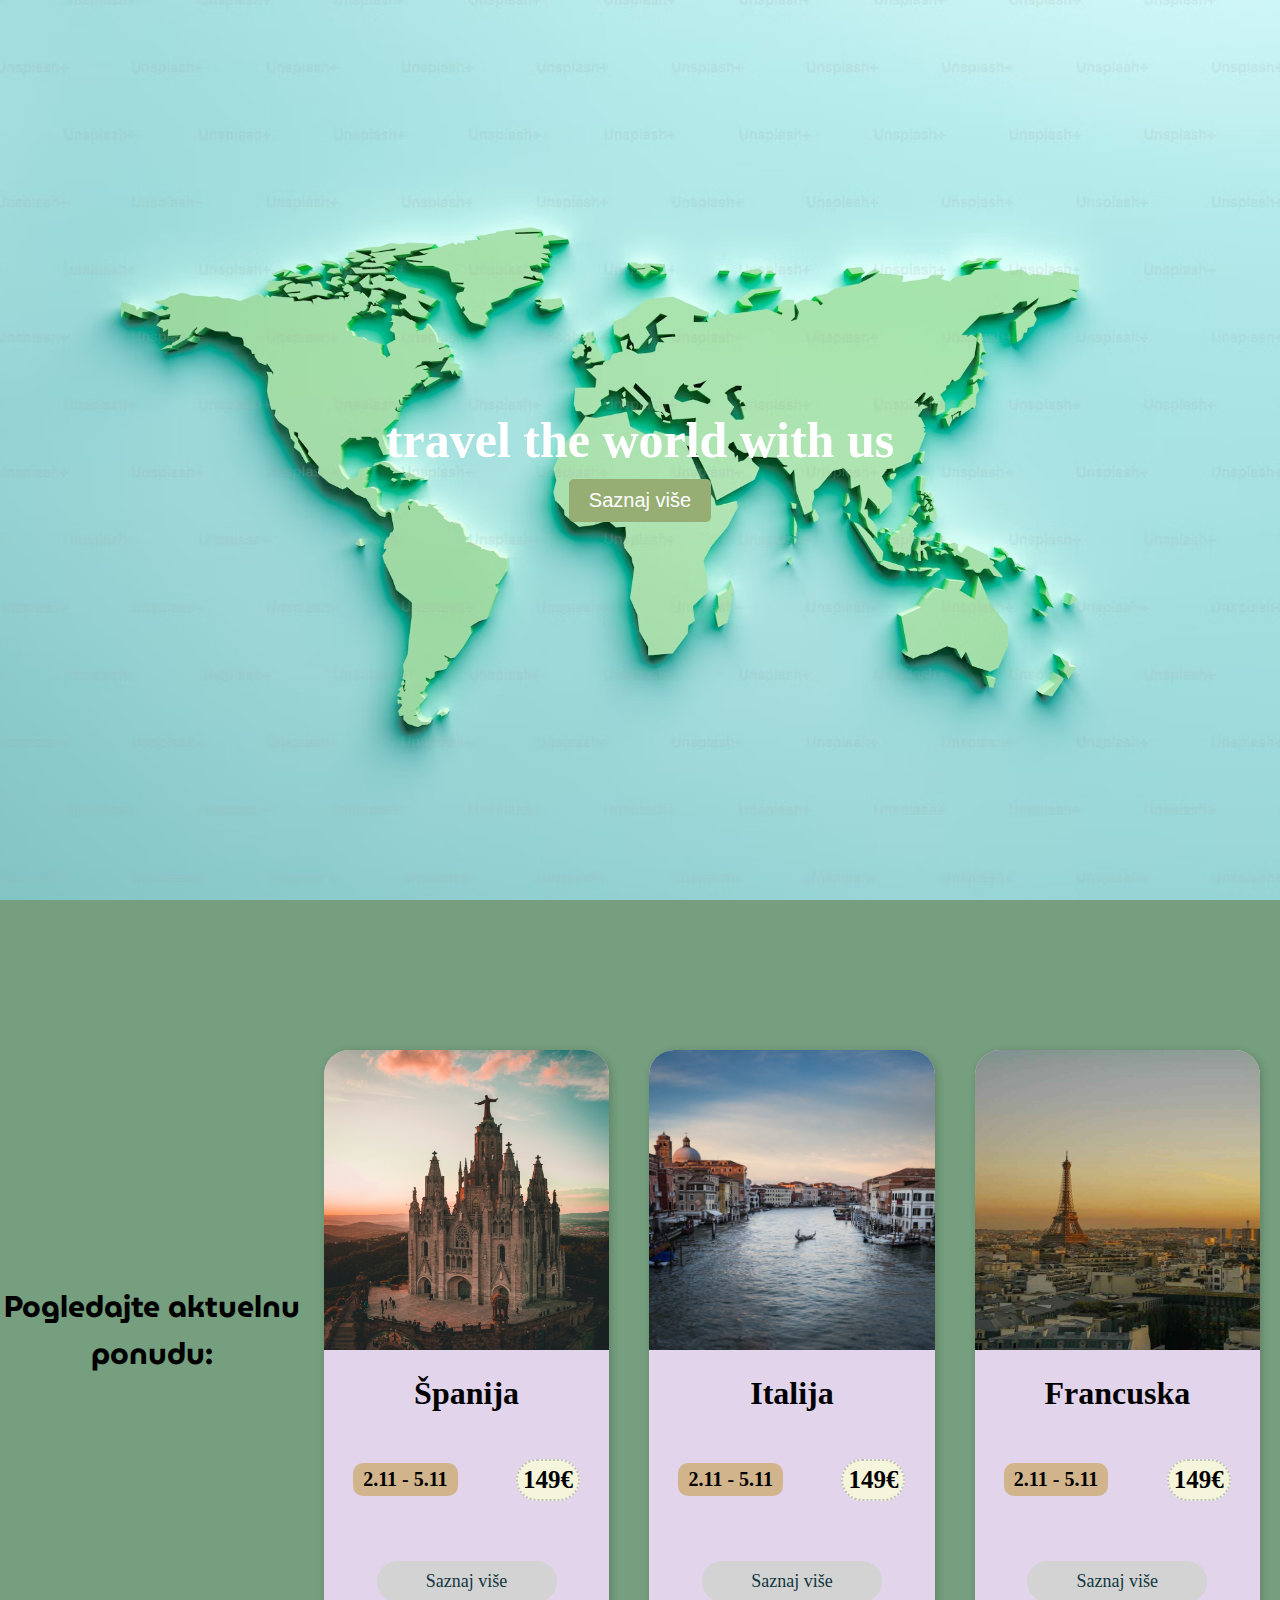
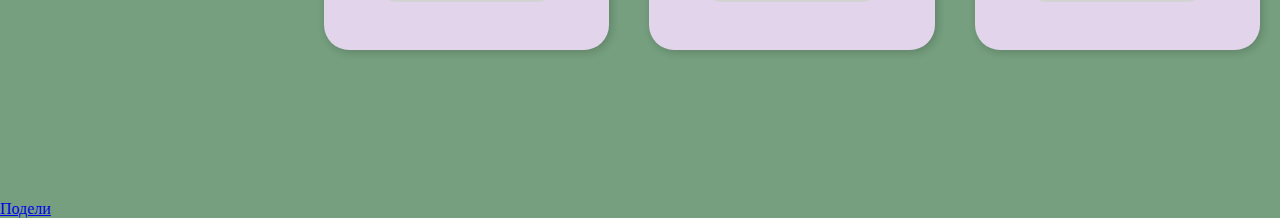
<file: index.html>
<!DOCTYPE html>
<html>
<head>
    <meta charset="UTF-8">
    <meta name="viewport" content="width=device-width, initial-scale=1.0">
    <link rel="stylesheet" href="style.css">
    <link rel="preconnect" href="https://fonts.googleapis.com">
    <link rel="preconnect" href="https://fonts.gstatic.com" crossorigin>
    <link href="https://fonts.googleapis.com/css2?family=MuseoModerno:ital,wght@0,100..900;1,100..900&display=swap" rel="stylesheet">
    <link href="https://fonts.googleapis.com/css2?family=Montserrat:ital,wght@0,100;0,200;0,300;0,400;0,500;0,600;0,700;0,800;0,900;1,100;1,200;1,300;1,400;1,500;1,600;1,700;1,800;1,900&family=Roboto:ital,wght@0,100;0,300;0,400;0,500;0,700;0,900;1,100;1,300;1,400;1,500;1,700;1,900&display=swap" rel="stylesheet">

    <meta name="keywords" content="travel,Španija,Italija,Francuska,ponuda, putovanje,travel agencija novi sad, travelland last minute,spanija letovanje"/>
    <meta name="title" content="Ekspedicija - Putovanja u Španiju, Italiju i Francusku"/>
    <meta name="copyright" content="Teodora Miladinović"/>
    <meta name="description" content="Ekspedicija nudi najbolje turističke pakete za Španiju, Italiju i Francusku. Pronađite savršeno putovanje, 
       uz povoljne cene i sve potrebne informacije. Rezervišite odmah!"/>

    <link rel="icon" href="Favicon/favicon.ico">

    <meta property="og:url" content="https://teodoramiladinovic.github.io/Ekspedicija/"/>
    <meta property="og:type" content="website"/>
    <meta property="og:title" content="Ekspedicija"/>
    <meta property="og:description" content="Avantura zove!Kreni u neistraženo i doživi avanturu života. 
                                             Pridruži se ekspediciji koja pomera granice!"/> 
    <meta property="og:image" content="https://teodoramiladinovic.github.io/Ekspedicija/slike/svet.jpg"/>

    <!-- Google tag (gtag.js) -->
<script async src="https://www.googletagmanager.com/gtag/js?id=G-HJSQFHTVXJ"></script>
<script>
  window.dataLayer = window.dataLayer || [];
  function gtag(){dataLayer.push(arguments);}
  gtag('js', new Date());

  gtag('config', 'G-HJSQFHTVXJ');
</script>
    
    <title>Ekspedicija</title>
</head>
<body>
    <div class="pozadina">
        <div class="tekst">
            <h1>travel the world with us</h1>
            <button id="dugme">Saznaj više</button>
        </div>
    </div>

    <div id="ponuda">
        <h4>Pogledajte aktuelnu ponudu:</h4>
       

        <div class="card">
            <img src="slike/spanija.avif" alt="Putovanja u Španiju">
            <h1>Španija</h1>

            <div class="travel-info">
                <p> 2.11 - 5.11 </p>
                <p> 149€ </p>
            </div>

            <a href="spanija.html" title="Španija"> Saznaj više </a>
        </div>

        <div class="card">
            <img src="slike/italija.jpeg" alt="Putovanja u Italiju">
            <h1>Italija</h1>

            <div class="travel-info">
                <p> 2.11 - 5.11 </p>
                <p> 149€ </p>
            </div>

            <a href="italija.html" title="Italija"> Saznaj više </a>
        </div>

        <div class="card">
            <img src="optimizacija/francuska.jpeg" alt="Putovanja u Francusku">
            <h1>Francuska</h1>

            <div class="travel-info">
                <p> 2.11 - 5.11 </p>
                <p> 149€ </p>
            </div>

            <a href="francuska.html" title="Frncuska"> Saznaj više </a>
        </div>

    </div>
    <div id="fb-root"></div>
<script async defer crossorigin="anonymous" src="https://connect.facebook.net/sr_RS/sdk.js#xfbml=1&version=v21.0"></script>
    
<div id="fb-root"></div>
<script async defer crossorigin="anonymous" src="https://connect.facebook.net/sr_RS/sdk.js#xfbml=1&version=v21.0"></script>
    
    <footer><div class="fb-share-button" data-href="https://teodoramiladinovic.github.io/Ekspedicija/" data-layout="" data-size="">
        <a target="_blank" href="https://www.facebook.com/sharer/sharer.php?u=https%3A%2F%2Fteodoramiladinovic.github.io%2FEkspedicija%2F&amp;src=sdkpreparse" 
                        class="fb-xfbml-parse-ignore">Подели</a></div>
        <div class="fb-like" data-href="https://teodoramiladinovic.github.io/Ekspedicija/" data-width="" data-layout="" 
            data-action="" data-size="" data-share="true"></div>
    </footer>
    <script src="index.js"></script>
</body>
</html>
</file>
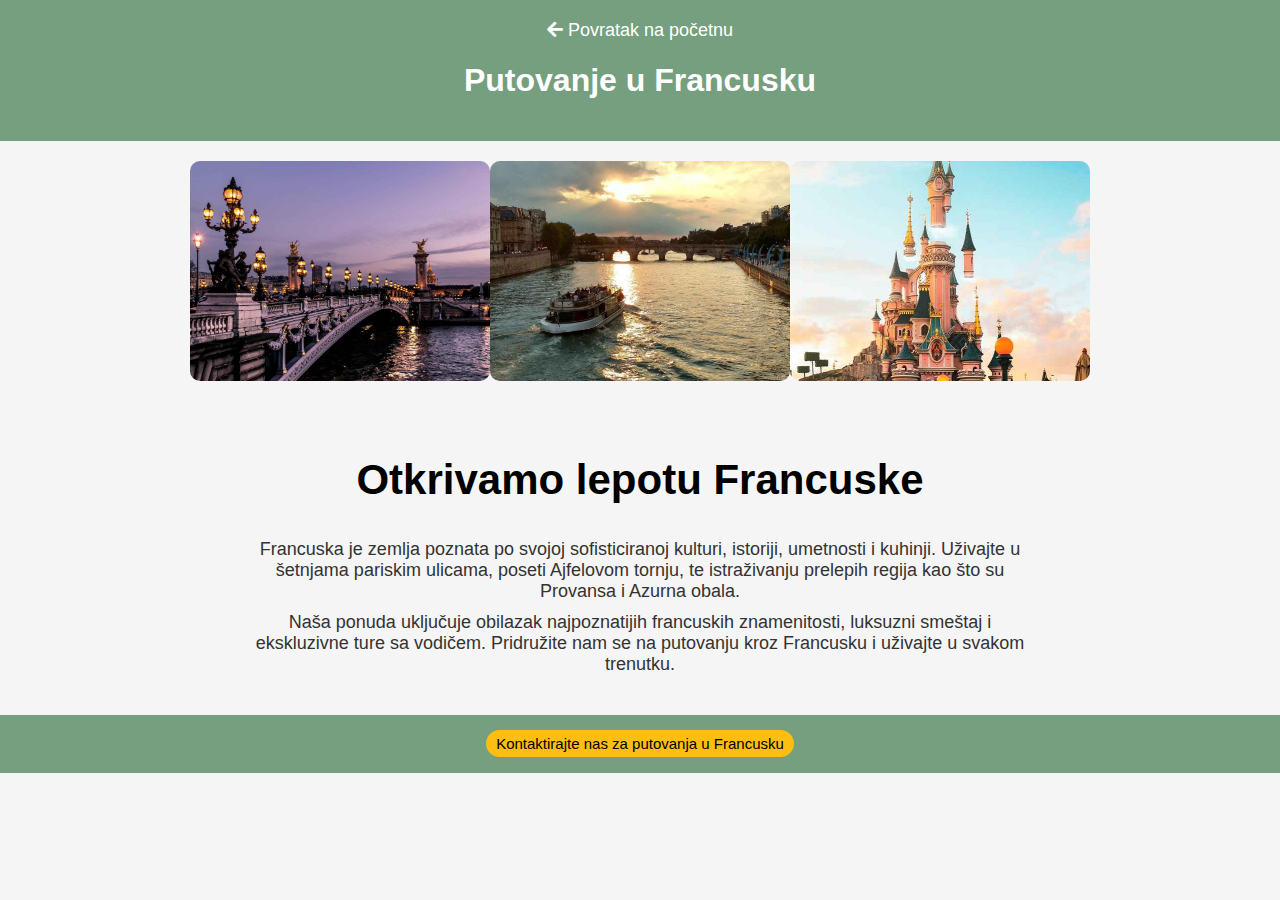
<file: francuska.html>
<!DOCTYPE html>
<html lang="en">
<head>
    <meta charset="UTF-8">
    <meta name="viewport" content="width=device-width, initial-scale=1.0">
    <link rel="stylesheet" href="vise.css">
    <link rel="stylesheet" href="https://cdnjs.cloudflare.com/ajax/libs/font-awesome/5.15.4/css/all.min.css">
    <meta name="description" content="Otkrijte čari Francuske sa našim luksuznim putovanjima. Posetite Pariz, Provansu, Azurnu obalu i uživajte u istoriji, kulturi i gastronomiji.">
    <meta name="keywords" content="putovanje Francuska, Pariz, Provansa, Azurna obala, francuska kuhinja, luksuzni aranžmani">
     <link rel="icon" href="Favicon/favicon.ico">
    <title>Putovanje u Francusku</title>
</head>
<body>
    <div class="header">
        <a href="index.html" class="back-button"><i class="fas fa-arrow-left"></i> Povratak na početnu</a>
        <h1>Putovanje u Francusku</h1>
    </div>

    <div class="content">
        <div class="image-container">
            <img src="optimizacija/fra01.jpg" alt="Francuska - najlepsa arhitektura">
            <img src="optimizacija/fra02.jpg" alt="Francuska - put kroz najlepše kanale">
            <img src="optimizacija/fra003.jpg" alt="Francuska - putovanje u Diznilend">
        </div>
        <div class="text">
            <h2>Otkrivamo lepotu Francuske</h2>
            <p>Francuska je zemlja poznata po svojoj sofisticiranoj kulturi, istoriji, umetnosti i kuhinji. Uživajte u šetnjama pariskim ulicama, poseti Ajfelovom tornju, te istraživanju prelepih regija kao što su Provansa i Azurna obala.</p>
            <p>Naša ponuda uključuje obilazak najpoznatijih francuskih znamenitosti, luksuzni smeštaj i ekskluzivne ture sa vodičem. Pridružite nam se na putovanju kroz Francusku i uživajte u svakom trenutku.</p>
        </div>
    </div>

    <div class="footer">
        <a href="kontakt.html" class="kontakt">Kontaktirajte nas za putovanja u Francusku</a>
    </div>
</body>
</html>
</file>
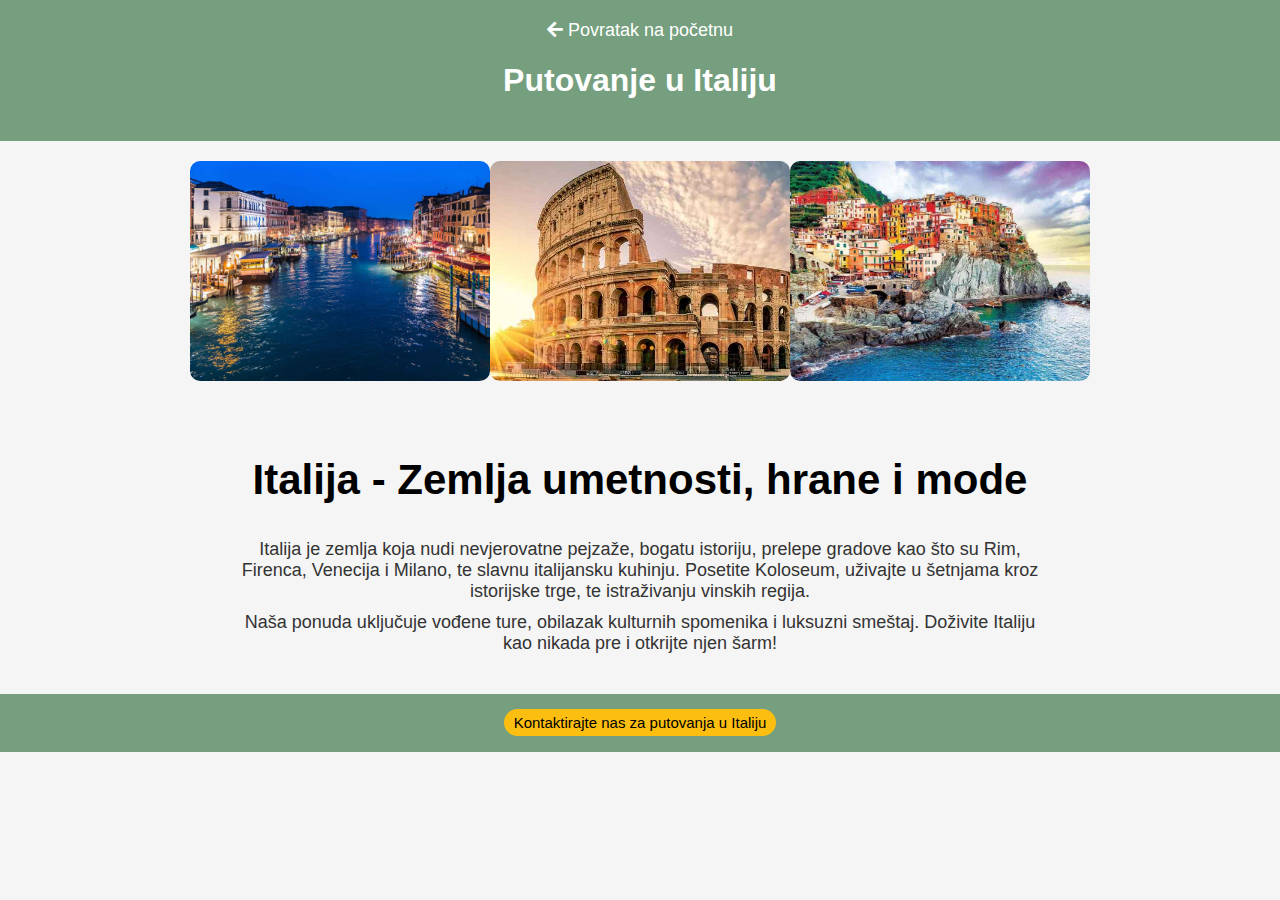
<file: italija.html>
<!DOCTYPE html>
<html lang="en">
<head>
    <meta charset="UTF-8">
    <meta name="viewport" content="width=device-width, initial-scale=1.0">
    <link rel="stylesheet" href="vise.css">
    <link rel="stylesheet" href="https://cdnjs.cloudflare.com/ajax/libs/font-awesome/5.15.4/css/all.min.css">
    <meta name="description" content="Planirajte putovanje u Italiju sa našim vodičem kroz Rim, Firencu, Veneciju i Milano. Otkrijte bogatu istoriju, umetnost i italijansku kuhinju.">
    <meta name="keywords" content="putovanje Italija, Rim, Firenca, Venecija, Milano, luksuzna putovanja, italijanska kuhinja">
     <link rel="icon" href="Favicon/favicon.ico">
    <title>Putovanje u Italiju</title>
</head>
<body>
    <div class="header">
        <a href="index.html" class="back-button"><i class="fas fa-arrow-left"></i> Povratak na početnu</a>
        <h1>Putovanje u Italiju</h1>
    </div>

    <div class="content">
        <div class="image-container">
            <img src="optimizacija/ita01.jpg" alt="Kanali Venecije - luksuzna putovanja u Italiju">
            <img src="optimizacija/ita02.jpg" alt="Italija - Arena">
            <img src="optimizacija/ita03.jpg" alt="Italija, najlepsi pejzazi">
        </div>
        <div class="text">
            <h2>Italija - Zemlja umetnosti, hrane i mode</h2>
            <p>Italija je zemlja koja nudi nevjerovatne pejzaže, bogatu istoriju, prelepe gradove kao što su Rim, Firenca, Venecija i Milano, te slavnu italijansku kuhinju. Posetite Koloseum, uživajte u šetnjama kroz istorijske trge, te istraživanju vinskih regija.</p>
            <p>Naša ponuda uključuje vođene ture, obilazak kulturnih spomenika i luksuzni smeštaj. Doživite Italiju kao nikada pre i otkrijte njen šarm!</p>
        </div>
    </div>

    <div class="footer">
        <a href="kontakt.html" class="kontakt">Kontaktirajte nas za putovanja u Italiju</a>
    </div>
</body>
</html>
</file>
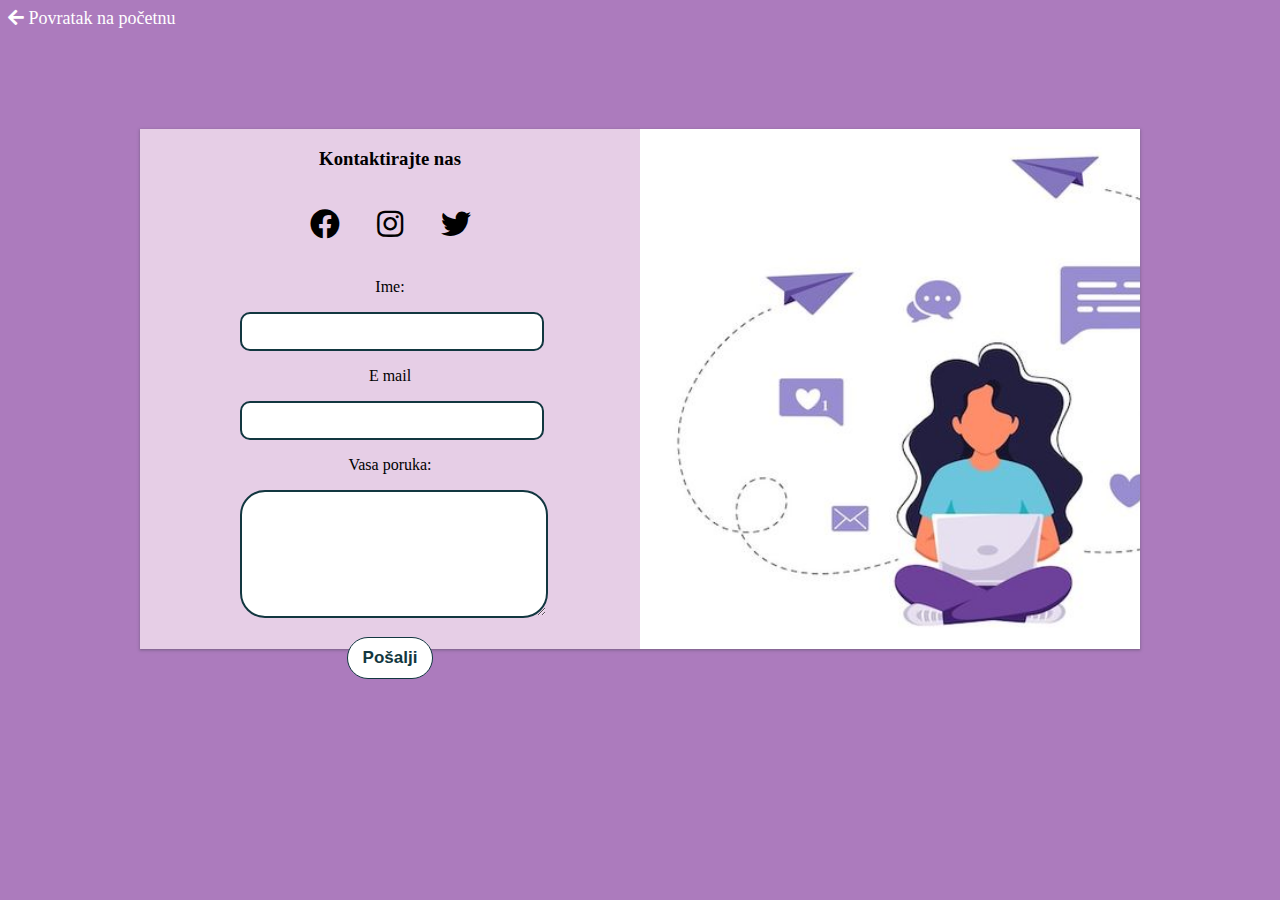
<file: kontakt.html>
<!DOCTYPE html>
<html lang="en">
<head>
    <meta charset="UTF-8">
    <meta name="viewport" content="width=device-width, initial-scale=1.0">
    <link href="https://cdnjs.cloudflare.com/ajax/libs/font-awesome/5.15.4/css/all.min.css" rel="stylesheet">
    <link rel="stylesheet" href="kont.css">
     <link rel="icon" href="Favicon/favicon.ico">
    <title>Ekspedicija</title>
</head>
<body>
    <a href="index.html" class="back-button"><i class="fas fa-arrow-left"></i> Povratak na početnu</a>
    <div class="contact-form">
        <div class="form-left">
            <h3>Kontaktirajte nas</h3>

            <div class="contact-icons">
                <i class="fab fa-facebook"></i>
                <i class="fab fa-instagram"></i> 
                <i class="fab fa-twitter"></i> 
            </div>
            

            <div class="form-input">
               <div class="input-fields">
                 <p>Ime:</p>
                 <input type="text" name="ime" id="ime">
               </div>

               <div class="input-fields">
                <p>E mail</p>
                <input type="email" name="email">
               </div>

              <div class="input-fields">
                <p>Vasa poruka:</p>
                <textarea></textarea>
              </div>   

                <input type="submit" class="input-sumbit" value="Pošalji">
            </div>
            
        </div>

        <div class="form-right"></div>
    </div>
    
</body>
</html>
</file>
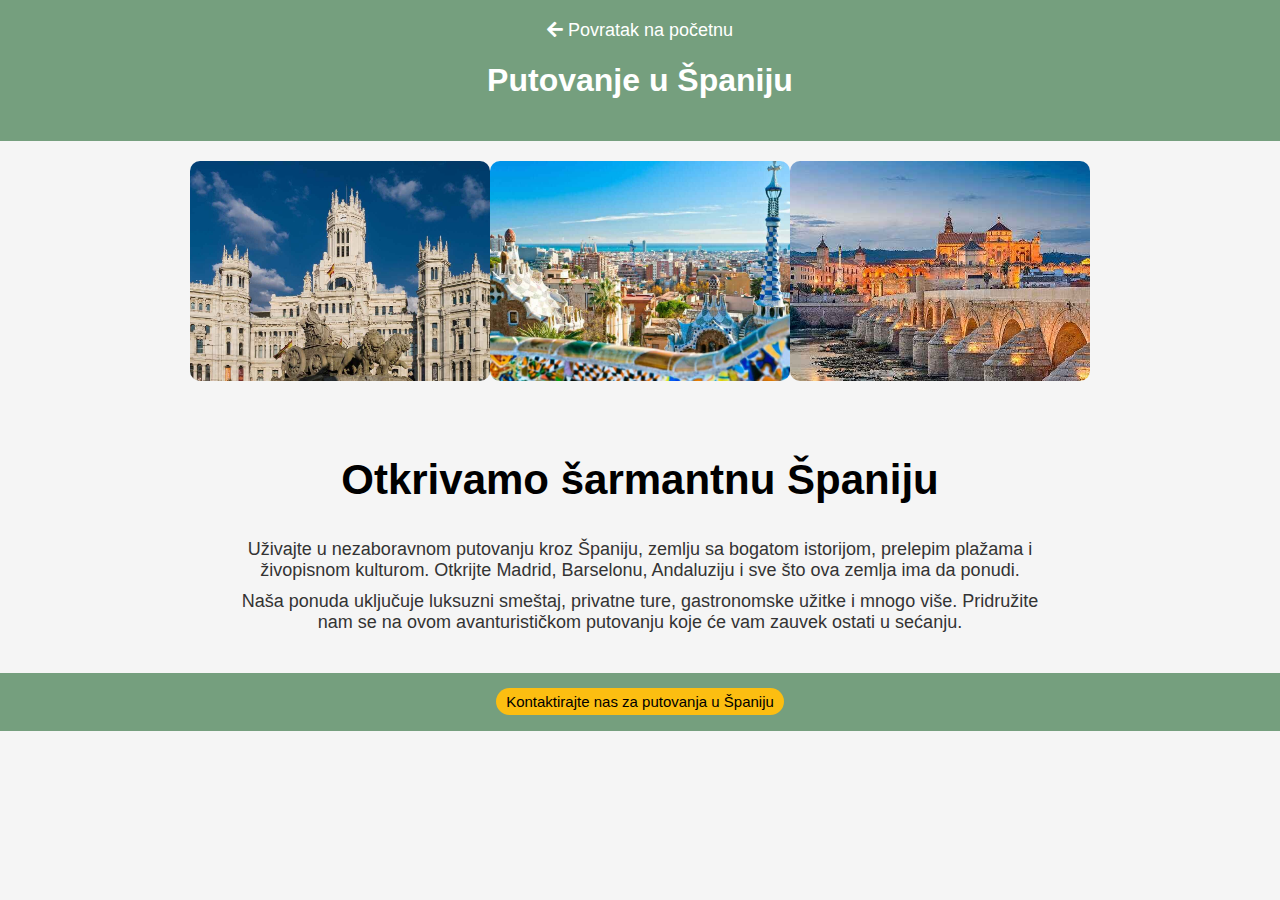
<file: spanija.html>
<!DOCTYPE html>
<html lang="en">
<head>
    <meta charset="UTF-8">
    <meta name="viewport" content="width=device-width, initial-scale=1.0">
    <link rel="stylesheet" href="vise.css">
    <link rel="stylesheet" href="https://cdnjs.cloudflare.com/ajax/libs/font-awesome/5.15.4/css/all.min.css">
    <meta name="description" content="Otkrijte čari Španije sa našim luksuznim putovanjima. Posetite Madrid, Barselonu, Andaluziju i uživajte u plažama, kulturi i gastronomiji.">
    <meta name="keywords" content="putovanje Španija, Madrid, Barselona, Andaluzija, španska kultura, luksuzna putovanja">
     <link rel="icon" href="Favicon/favicon.ico">
    <title>Putovanje u Španiju</title>
</head>
<body>
    <div class="header">
        <a href="index.html" class="back-button"><i class="fas fa-arrow-left"></i> Povratak na početnu</a>
        <h1>Putovanje u Španiju</h1>
    </div>

    <div class="content">
        <div class="image-container">
            <img src="optimizacija/Madrid.jpg" alt="Panorama Madrida, Španija - putovanje">
            <img src="optimizacija/Barselona.jpg" alt="Španija - putovanje godine">
            <img src="optimizacija/andaluzija.jpg" alt="Andaluzija, španski pejzaži i arhitektura">
        </div>
        <div class="text">
            <h2>Otkrivamo šarmantnu Španiju</h2>
            <p>Uživajte u nezaboravnom putovanju kroz Španiju, zemlju sa bogatom istorijom, prelepim plažama i živopisnom kulturom. Otkrijte Madrid, Barselonu, Andaluziju i sve što ova zemlja ima da ponudi.</p>
            <p>Naša ponuda uključuje luksuzni smeštaj, privatne ture, gastronomske užitke i mnogo više. Pridružite nam se na ovom avanturističkom putovanju koje će vam zauvek ostati u sećanju.</p>
        </div>
    </div>

    <div class="footer">
        <a href="kontakt.html" class="kontakt">Kontaktirajte nas za putovanja u Španiju</a>
    </div>
</body>
</html>
</file>
<file: style.css>
body, html {
    height: 100%;
    margin: 0;
    background-color: #759f7e;
}
.pozadina{
    background-image: url('slike/pozadina.avif');
    background-size: cover;
    background-position: center;
    height: 100%;
    display: flex;
    justify-content: center;
    align-items: center;
    text-align: center;
    color: white;
    background-repeat: no-repeat;
}
.tekst h1 {
    font-size: 50px;
    margin-bottom: 10px;
}
.tekst button {
    padding: 10px 20px;
    font-size: 20px;
    background-color: 	#96ae74;
    color: white;
    border: none;
    border-radius: 5px;
    cursor: pointer;
}
.tekst button:hover {
    background-color: 	#759f7e;
}
#ponuda{
    background-color: #759f7e;
    margin-top: 0; /* Uklanja gornji margina */
    padding-top: 0; /* Uklanja gornji padding */
    /* height: 100%; Opcionalno, postavite visinu na 100% ako želite da popuni celu visinu ekrana */
    
    height: 100vh;
    display: flex;
    align-items: center;
    justify-content: center;
}
#ponuda h4{
    font-family: 'Lucida Sans', 'Lucida Sans Regular', 'Lucida Grande', 'Lucida Sans Unicode', Geneva, Verdana, sans-serif;
    padding: 0px;
    margin-top: 0px;
    font-family: "MuseoModerno", sans-serif;
    font-size: 30px;
    text-align: center;
}
/*drugi deo slike*/
.card{
    width: 400px;
    margin: 0px 20px;
    height: 600px;
    box-shadow: 2px 2px 8px 0 rgba(15, 14, 14, 0.2);
    border-radius: 25px;
    background-color: rgb(225, 212, 235);
}

.card img{
    width: 100%;
    height: 300px;
    border-top-right-radius: 25px;
    border-top-left-radius: 25px;
}

.card h1{
    text-align: center;
    color:black;
}

.card a{
    text-decoration: none;
    color: #123740;
    background-color: #D3D3D3;
    padding: 10px 15px;
    border-radius: 25px;
    display: block;
    width: 150px;
    margin: 15px auto;
    text-align: center;
    font-size: large;
} 

.card a:hover
{
    box-shadow:  2px 2px 8px 0 rgba(15, 14, 14, 0.2);
    font-size: 20px;
}
.travel-info{
    display: flex;
    align-items: center;
    justify-content: space-around;
    text-align: center;
    padding-bottom: 20px;
}

.travel-info p{
    font-weight: bold;
    font-size: 20px;
}

.travel-info p:nth-child(1){
    background-color: #D2B48C;
    color: black;
    padding: 5px 10px;
    border-radius: 10px;
}

.travel-info p:nth-child(2){
    color: black;
    background-color: #F5F5DC;
    font-size: 25px;
    border: 2px dotted silver;
    border-radius: 25px;
    padding: 5px;
}

#Spanija{
    background-color: #759f7e;
    display: flex; /* Koristimo fleksibilni model */
    align-items: center; /* Centriramo vertikalno sadržaj */
    padding-bottom: 15px;
}
#Spanija img{
    width: 600px;
    height: 650px;
}

/* #opisSpanija {
   margin-left: 20px;
} */

#Spanija button
{
    padding: 10px 20px;
    font-size: 20px;
    background-color: 	#96ae74;
    color: rgb(224, 192, 233);
    border: none;
    border-radius: 5px;
    cursor: pointer;

}


#Italija{
    background-color: #759f7e;
    display: flex; 
    align-items: center; 
    padding-bottom:15px ;
}
#Italija img{
    width: 600px;
    height: 700px;
}

/* #opisIt {
    margin-left: 20px; 
} */
#Francuska{
    background-color: #759f7e;
    display: flex; 
    align-items: center; 
    padding-bottom: 15px;
}
#Francuska img{
    width: 600px;
    height: 700px;
}

@media screen and (max-width: 360px) {
         .pozadina {
        height: 30vh; 
        padding: 10px;
        width: 690px;
         }

        .tekst h1 {
        font-size: 1.5rem; 
        }

        #dugme {
       display: none;
         }

         #ponuda {
            display: flex;
            flex-direction: column; /* Postavlja elemente u kolonu */
            align-items: center; /* Poravnava elemente po sredini */
            gap: 15px; /* Razmak između elemenata */
            margin-top: 685px;
            margin-left: 350px;
           
            
        }
    
        #ponuda h4 {
        font-size: 30px;
        position: absolute;
        right: 30px;
        position: relative;
        top: auto;
     }
    
        .card {
            width: 300px; /* Karte zauzimaju punu širinu */
            text-align: center; /* Centriranje sadržaja unutar karte */
        }
    
        .card img {
            width: 100%; /* Slike će zauzeti punu širinu karte */
            height: 300px; /* Zadržava proporcije slike */
        }

        
    }
</file>
<file: vise.css>
body {
    font-family: 'Montserrat', sans-serif;
    margin: 0;
    padding: 0;
    background-color: #f5f5f5;
}

.header {
    background-color: #759f7e;
    padding: 20px;
    text-align: center;
}

.header  {
    color: white;
    margin: 0;
}

.header .back-button {
    color: white;
    text-decoration: none;
    font-size: 18px;
}

.header .back-button:hover {
    text-decoration: underline;
}

.content {
    display: flex;
    flex-direction: column;
    align-items: center;
    padding: 20px;
}

.image-container {
    display: flex;
    justify-content: space-around;
    margin-bottom: 20px;
}

.image-container img {
    width: 300px;
    height: 220px;
    border-radius: 10px;
    object-fit: cover;
}

.text {
    max-width: 800px;
    text-align: center;
    margin: 20px 0;
}

.text  {
    font-size: 28px;
    margin-bottom: 10px;
}

.text p {
    font-size: 18px;
    color: #333;
    margin: 10px 0;
}

.footer {
    background-color: #759f7e;
    padding: 20px;
    text-align: center;
}

.footer .kontakt {
    background-color: #FCBE11;
    padding: 5px 10px;
    font-size: 15px;
    color: black;
    border-radius: 50px;
    text-decoration: none;
    transition: 0.3s ease;
}

.footer .kontakt:hover {
    background-color: #9cdfaa;
    padding: 15px 20px;
    font-size: 17px;
}

@media screen and (max-width: 360px) {
    .header {
        padding: 10px;
    }

    .header  {
        font-size: 24px; 
    }

    .content {
        padding: 10px;
    }

    .image-container {
        flex-direction: column; 
        align-items: center;
    }

    .image-container img {
        width: 100%; 
        height: auto; 
        margin: 10px 0;
    }

    .text  {
        font-size: 22px;
    }

    .text p {
        font-size: 16px; 
    }

    .footer {
        padding: 10px;
    }

    .footer .kontakt {
        font-size: 14px; 
    }
    }
</file>
<file: kont.css>
body
{
    background-color: #ac7bbd; 
}

.back-button {
    color: white;
    text-decoration: none;
    font-size: 18px;
}

.header .back-button:hover {
    text-decoration: underline;
}

.contact-form{
    width: 1000px;
    height: 520px;
    margin: 100px auto;
    box-shadow: rgba(60,64,67,0.3) 0px 1px 2px 0px,
    rgba(60,64,67,0.15) 0px 1px 3px 1px;
    display: flex;
    align-items: center;
    justify-content: center;

}

.form-left, .form-right{
    width: 50%;
    height: 100%;
}

.form-left {
    text-align: center;

}
.form-left
{
    background-color: rgb(230, 206, 230);
    
}
.contact-icons{
    width: 250px;
    margin: auto;
    padding: 20px;
    text-align: center;
    font-size: 30px;

}

.contact-icons i{
    margin:0px 15px;
}
.input-fields{
    width: 300px;
    margin: 15px auto;
}

.input-fields input{
    width: 280px;
    padding: 10px;
    border: 2px solid #123740;
    border-radius: 10px;
}



.input-fields textarea{
    width: 100%;
    height: 120px;
    border: 2px solid #123740;
    border-radius: 25px;
}

.input-sumbit{
    margin: auto;
    display: block;
    padding: 10px 15px;
    border-radius: 25px;
    background-color:white;
    color: #123740;
    border: 1px solid #123740;
    font-size: 17px;
    font-weight: bold;
}

.input-sumbit:hover{
    background-color: #123740;
    color: white;
}

.form-right{
    background-image: url("slike/kontakt.jpg");
    background-size: cover;
}

button {
    margin-left: 40%;
    background-color: #007bff; 
    color: #fff;
    padding: 10px 20px; 
    font-size: 16px; 
    border: none; 
    border-radius: 5px; 
    cursor: pointer; 
    transition: background-color 0.3s ease; 
}

button:hover {
    background-color: #0056b3; 
}

@media screen and (max-width: 360px) {
    .contact-form {
        width: 100%; 
        height: auto; 
        flex-direction: column; 
        box-shadow: none; 
        margin: 55px 0px;
    }

    .form-left {
        width: 107%; 
        padding: 10px; 
    }

    .form-left  {
        font-size: 20px; 
    }

    .contact-icons {
        font-size: 20px; 
        padding: 10px;
        width: auto; 
    }

    .contact-icons i {
        margin: 0 10px; 
    }

    .input-fields {
        width: 80%; 
    }

    .input-fields input,
    .input-fields textarea {
        width: 100%; 
        font-size: 14px; 
        padding: 8px; 
    }

    .input-sumbit {
        width: 35%; 
        font-size: 16px;
        padding: 10px; 
    }
}
</file>
